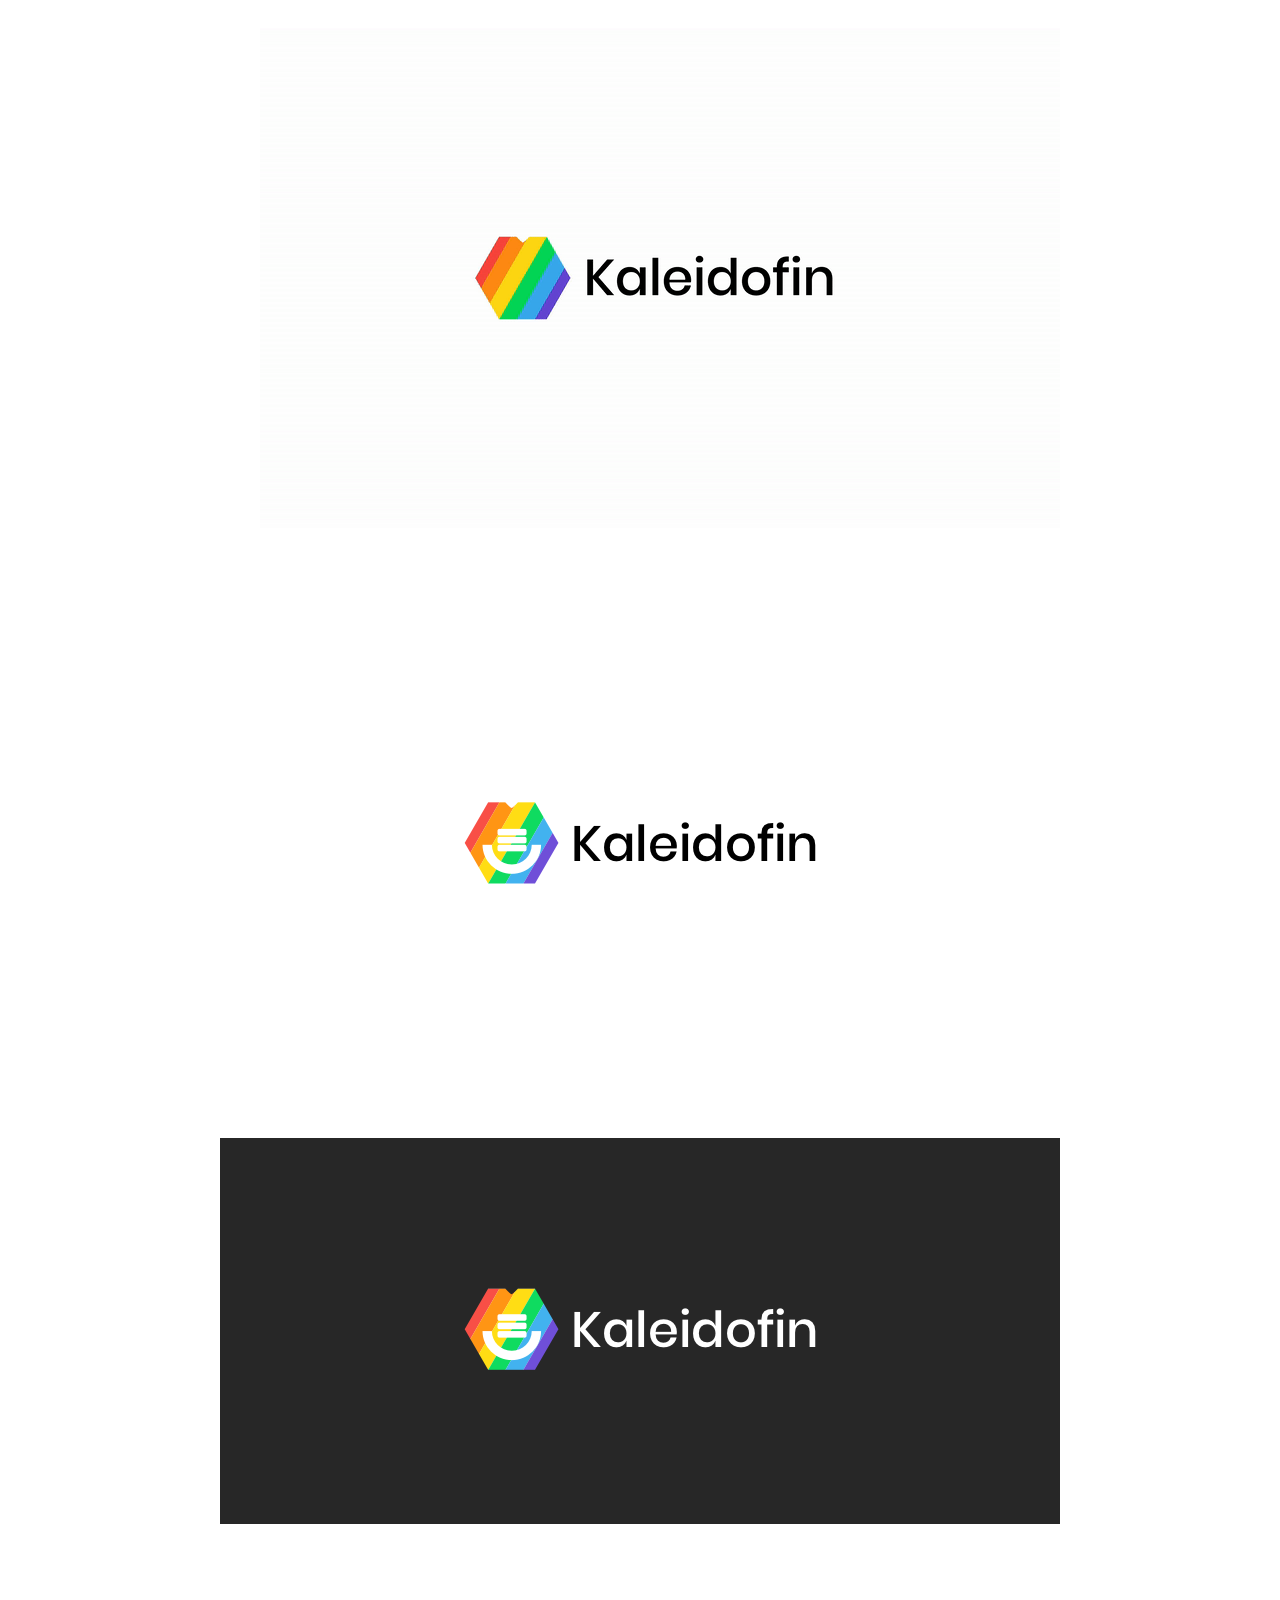
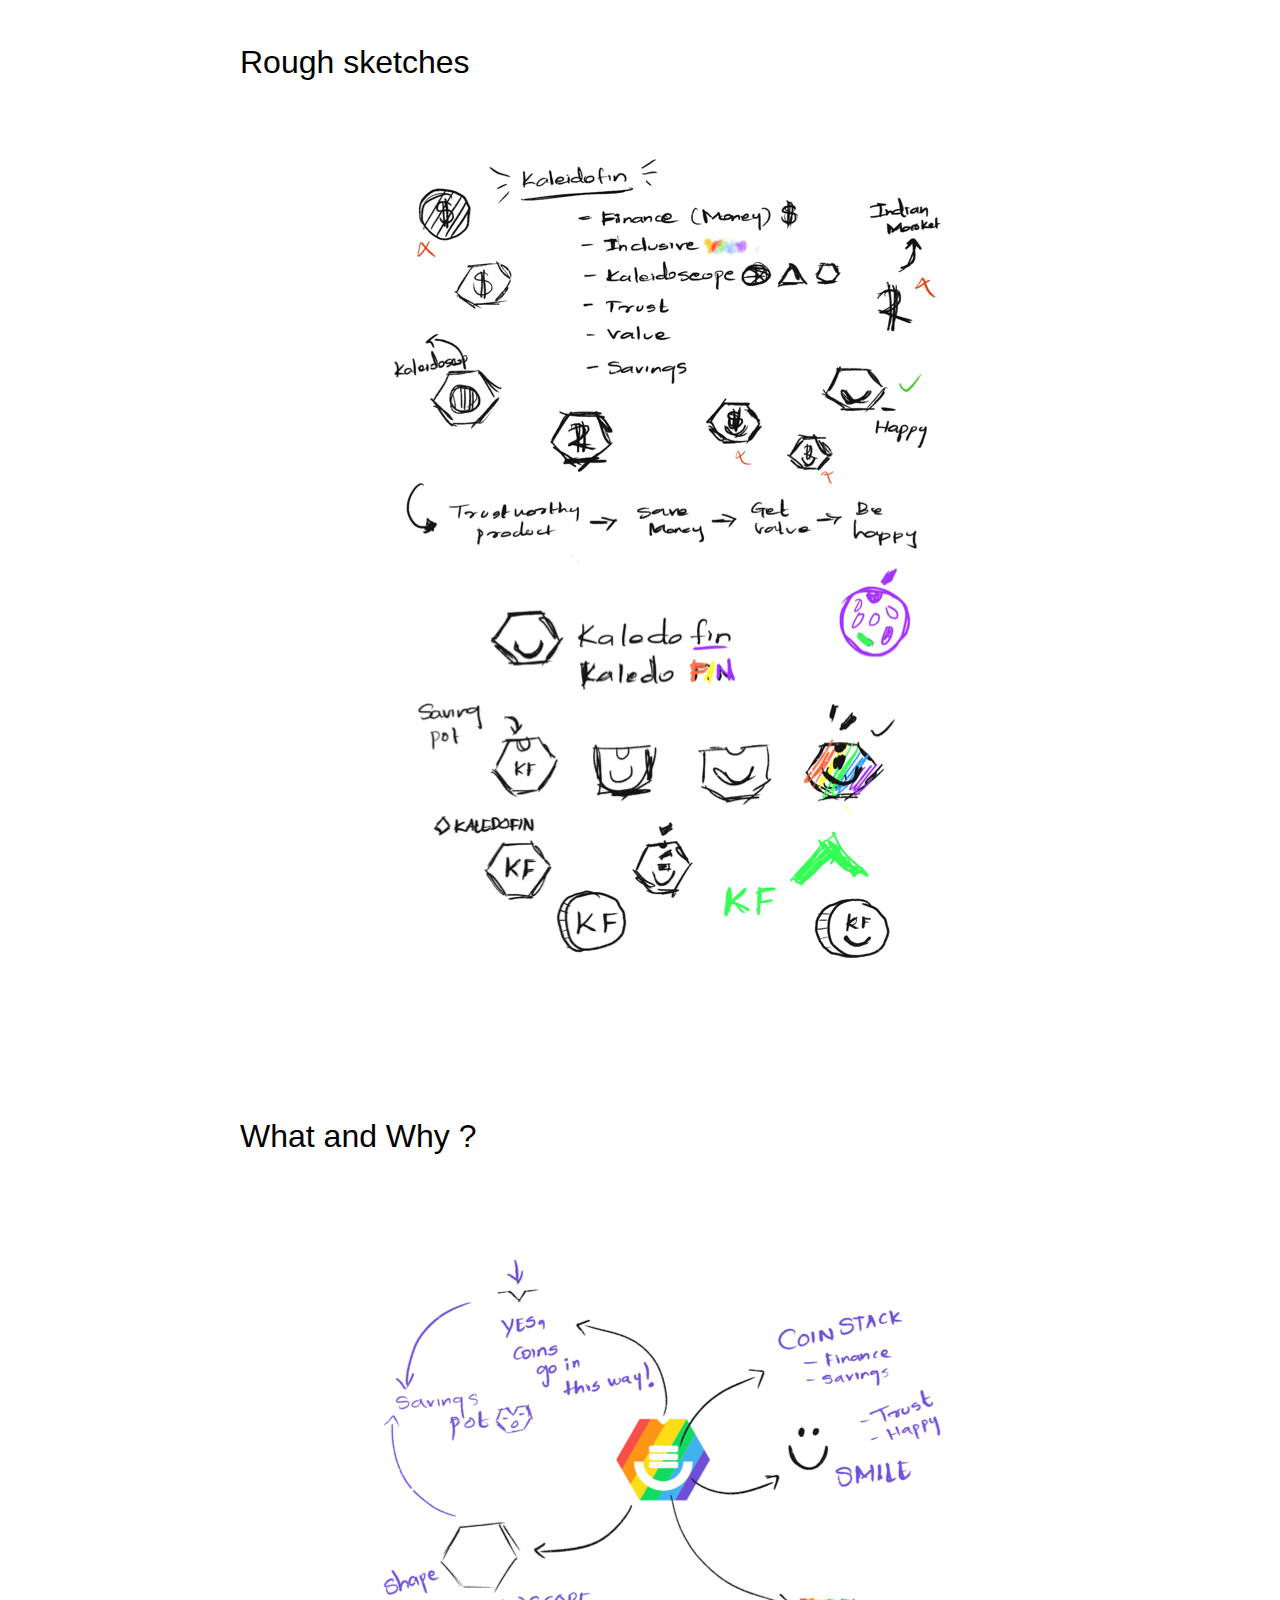
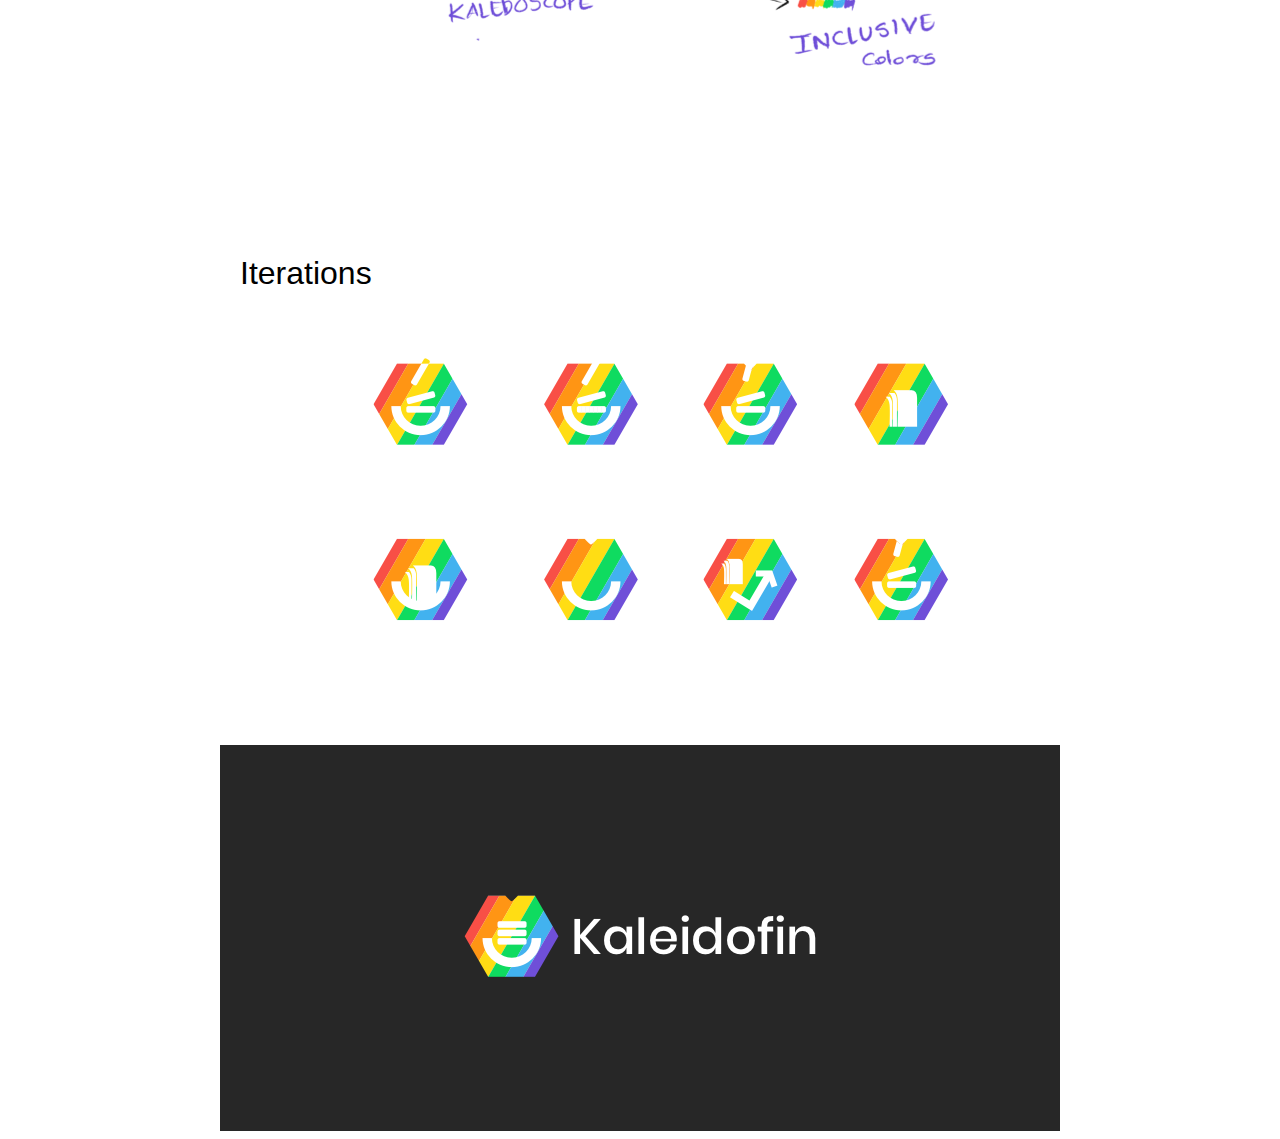
<file: kaledofin_task.html>
<!DOCTYPE html>
<html lang="en">

<head>
    <meta charset="UTF-8">
    <meta name="viewport" content="width=device-width, initial-scale=1.0">
    <meta http-equiv="X-UA-Compatible" content="ie=edge">
    <title>Document</title>
    <style>
        .holder {
            display: grid;
            align-items: center;
            justify-content: center;
            margin: 0px;
            grid-gap: 100px;
            font-family: 'Segoe UI', Tahoma, Geneva, Verdana, sans-serif;
        }

        .holder>div {
            width: 100%;
            text-align: center;
            padding: 20px;
        }

        .holder>div:nth-child(3) {
            background-color: #272727;
            padding: 150px 0px;
        }
        .holder>div:last-child {
            background-color: #272727;
            padding: 150px 0px;
        }

        .holder>div:nth-child(2) {
            padding: 150px 0px;
        }

        .txt-head {
            text-align: left;
            font-size: 32px;
            margin-bottom: 60px;
        }
    </style>
</head>

<body>
    <div class="holder">
        <div>

            <img src="./img/logo_gif.gif">
        </div>
        <div>
            <img src="./img/Group 10.png">
        </div>
        <div>
            <img src="./img/Group 4.png">
        </div>
        <div>
            <div class="txt-head">
                Rough sketches
            </div>
            <img src="./img/process.png">
        </div>

        <div>
            <div class="txt-head">
                What and Why ?
            </div>
            <img src="./img/why.png">
        </div>
        <div>
            <div class="txt-head">
                Iterations
            </div>
            <img src="./img/Group 7.png">
        </div>
        <div>
            <img src="./img/Group 4.png">
        </div>
    </div>
</body>

</html>
</file>
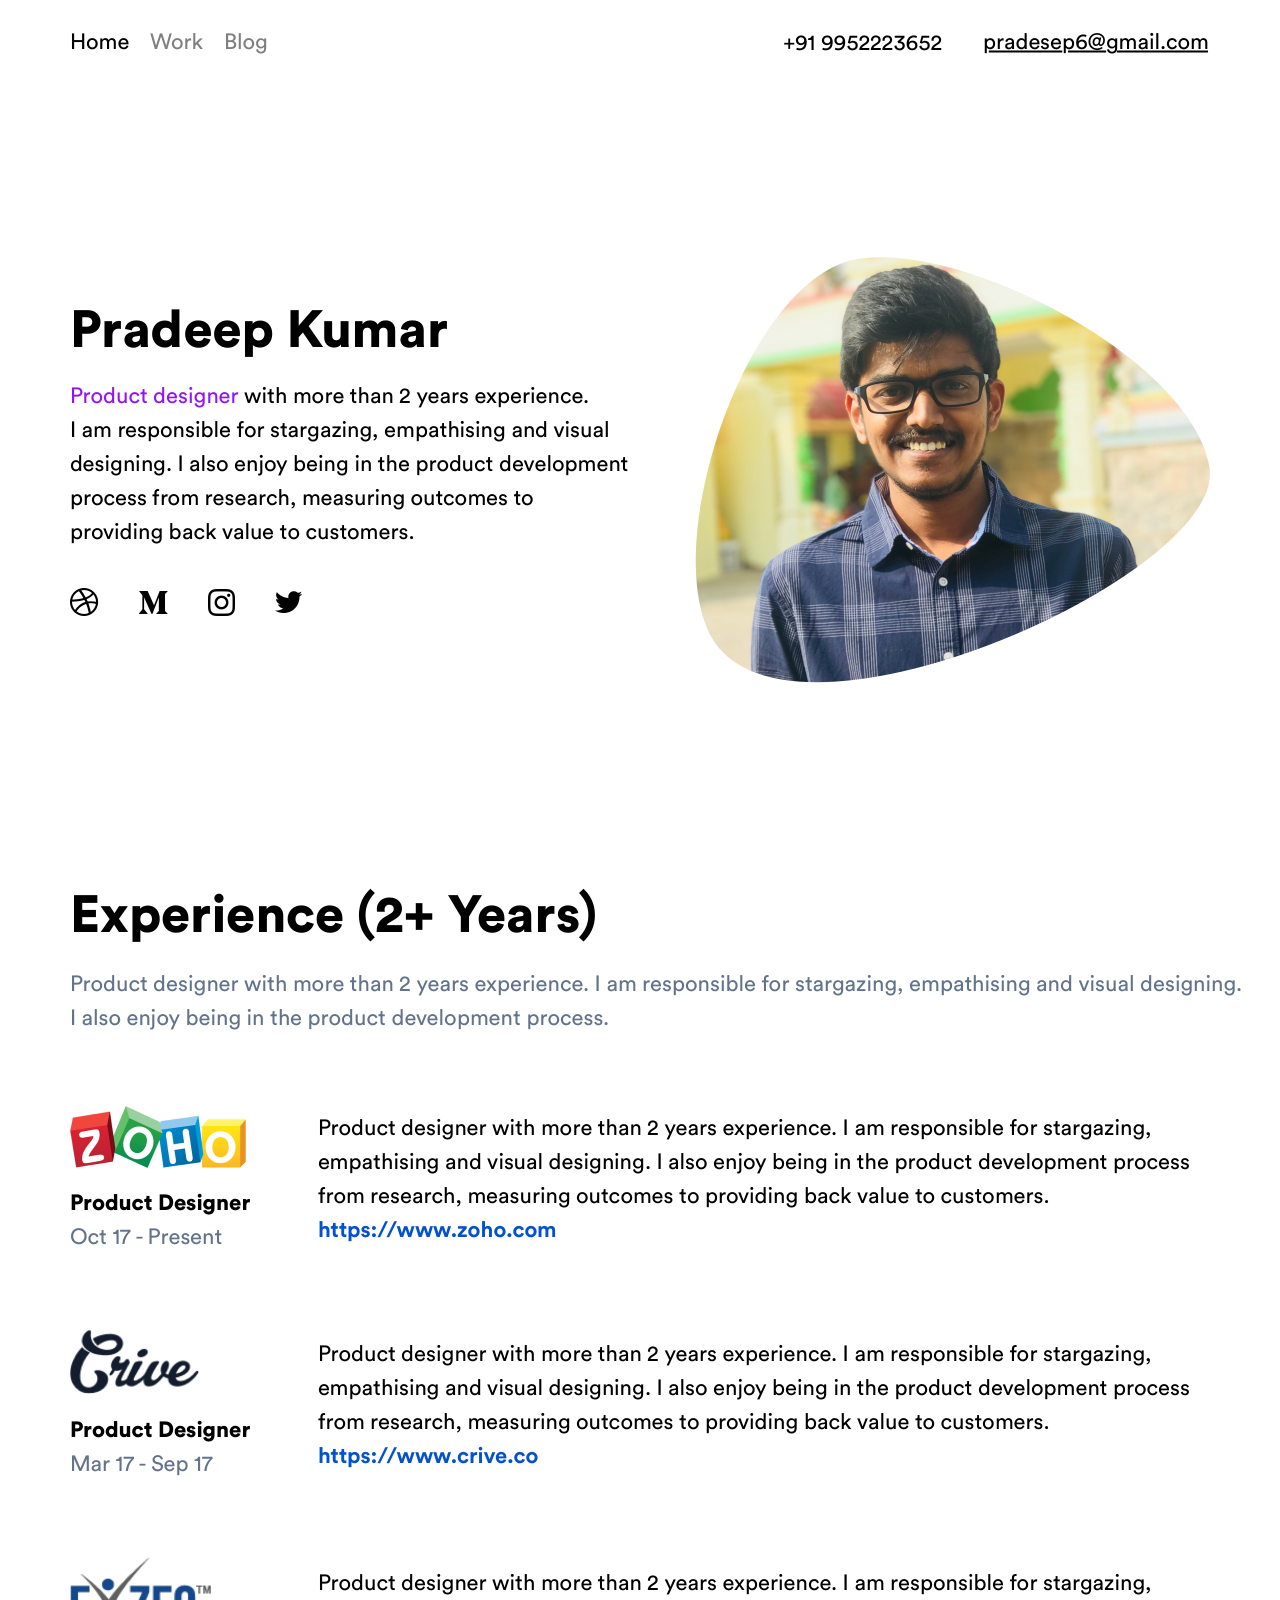
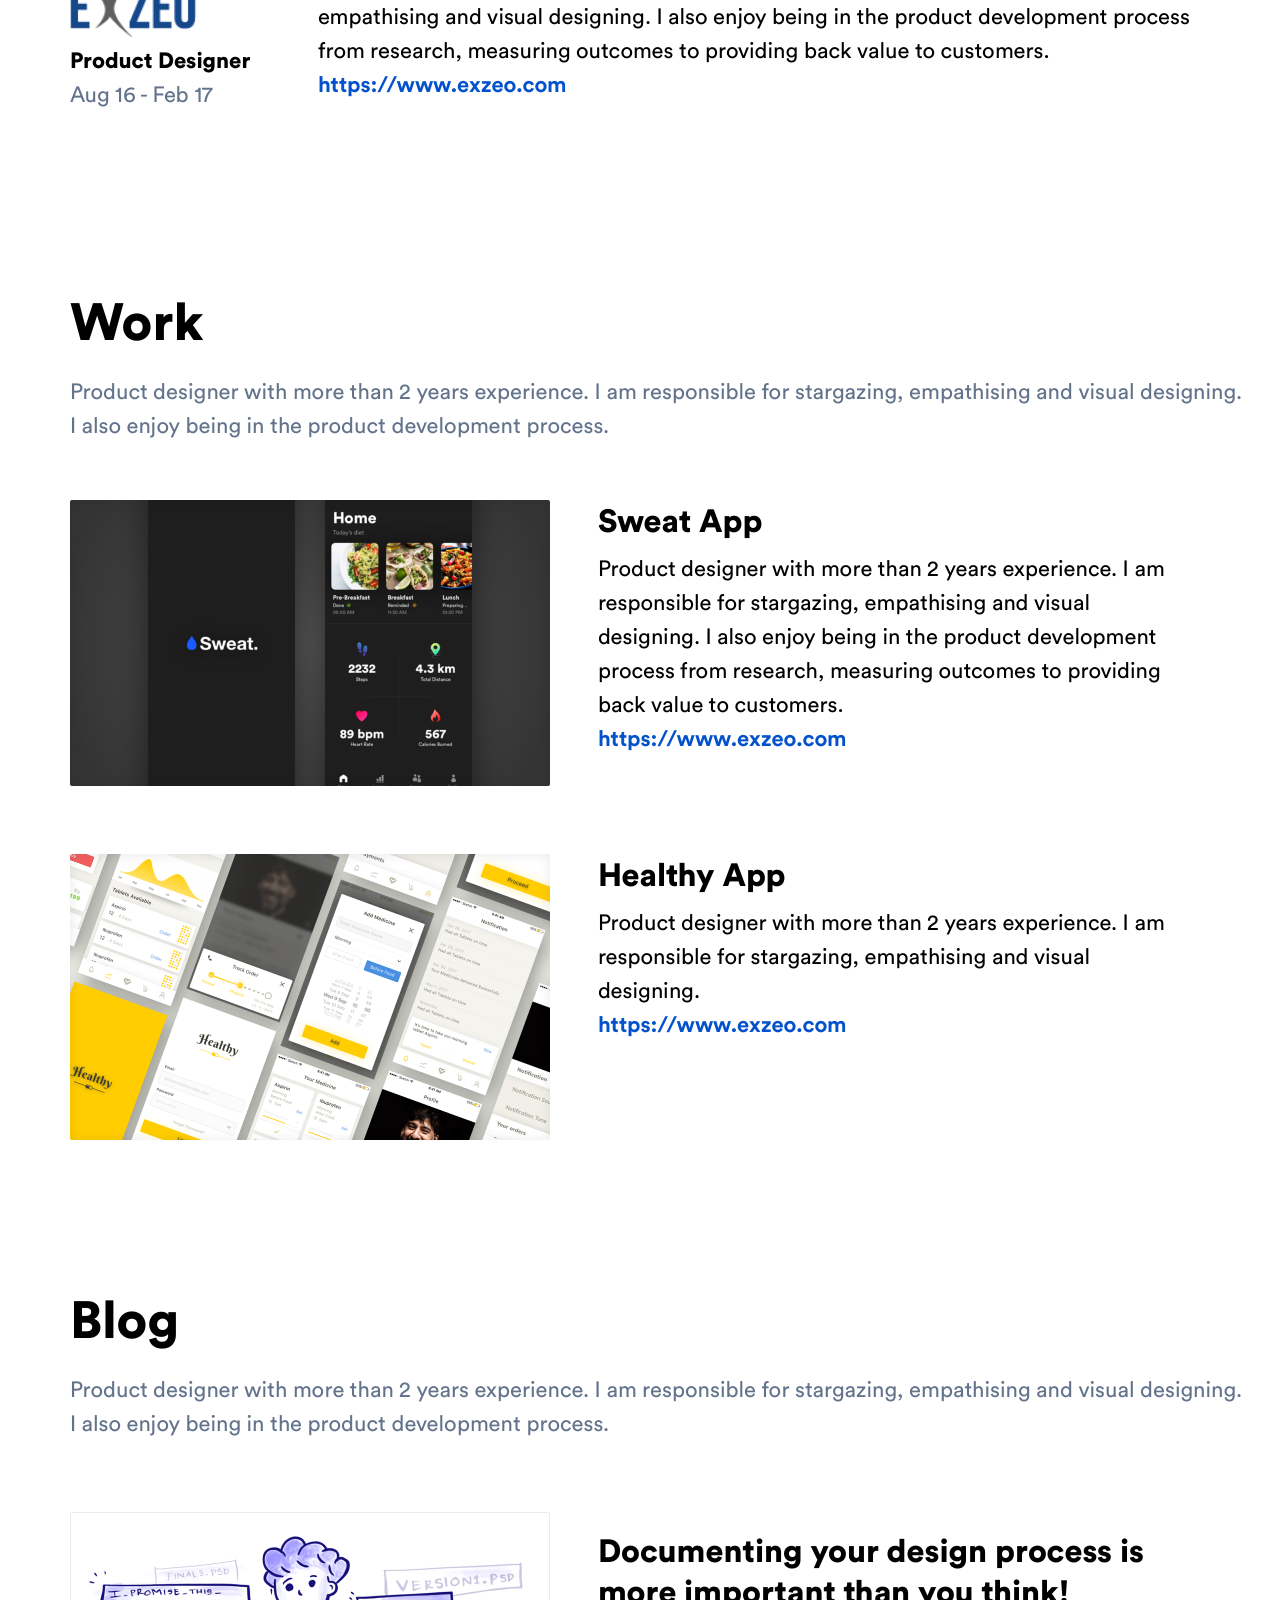
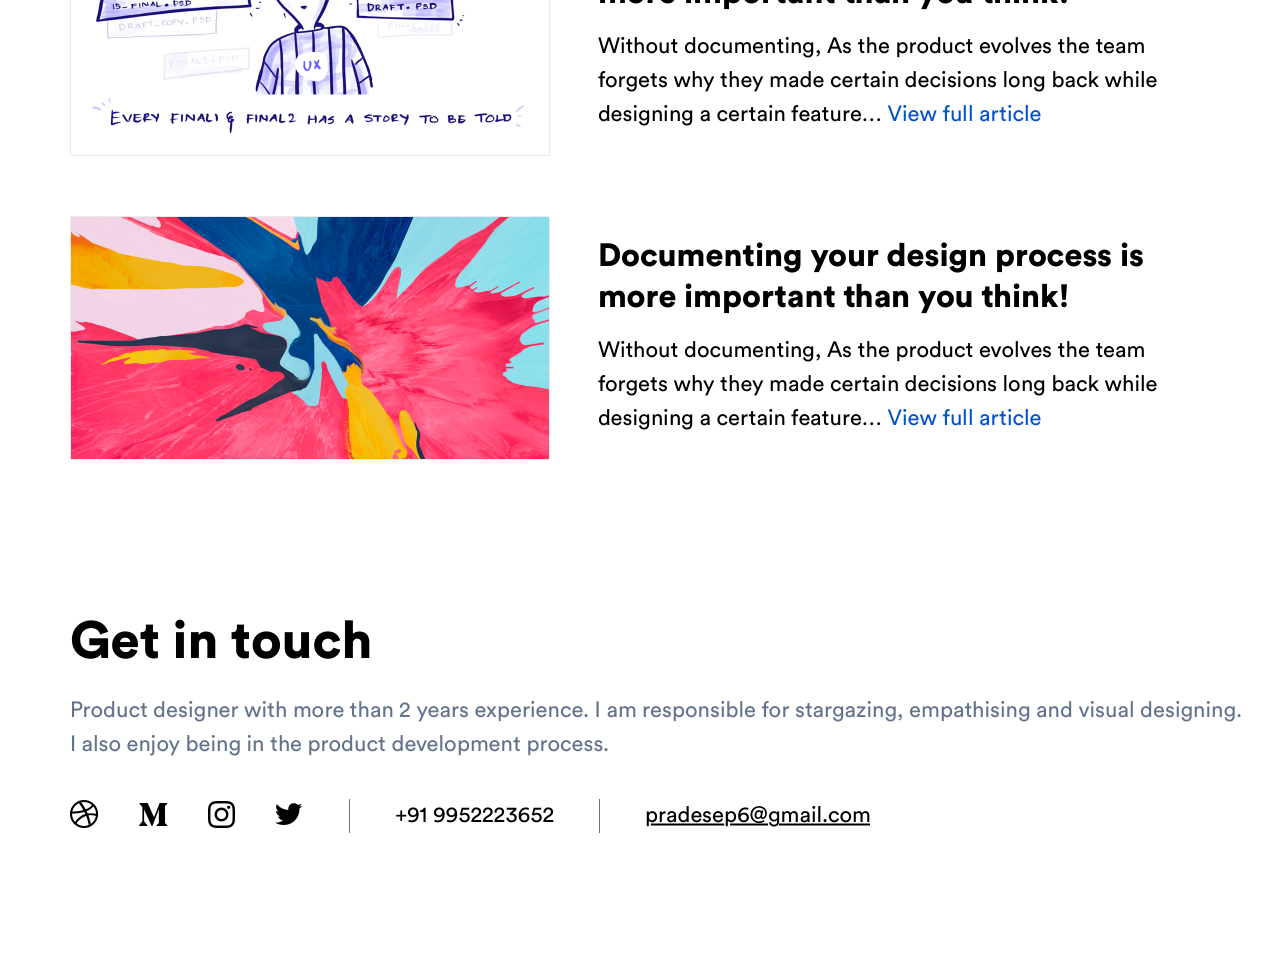
<file: Myweb/mywebsite.html>
<html>
<head>
<style type="text/css">
  
        html, body{
          margin: 0;
          background: rgba(255,255,255,1);
        }
        .flex{
          width: 100vw;
          display: flex;
          justify-content: center;
        }
        img{
          position: relative;
          width: 1440px;
          height: 4168px;
        }
      
</style>
</head>
<body>
 <div class="flex">
 <img src="myweb.png "> 
</div>
</body>

</html>
</file>
